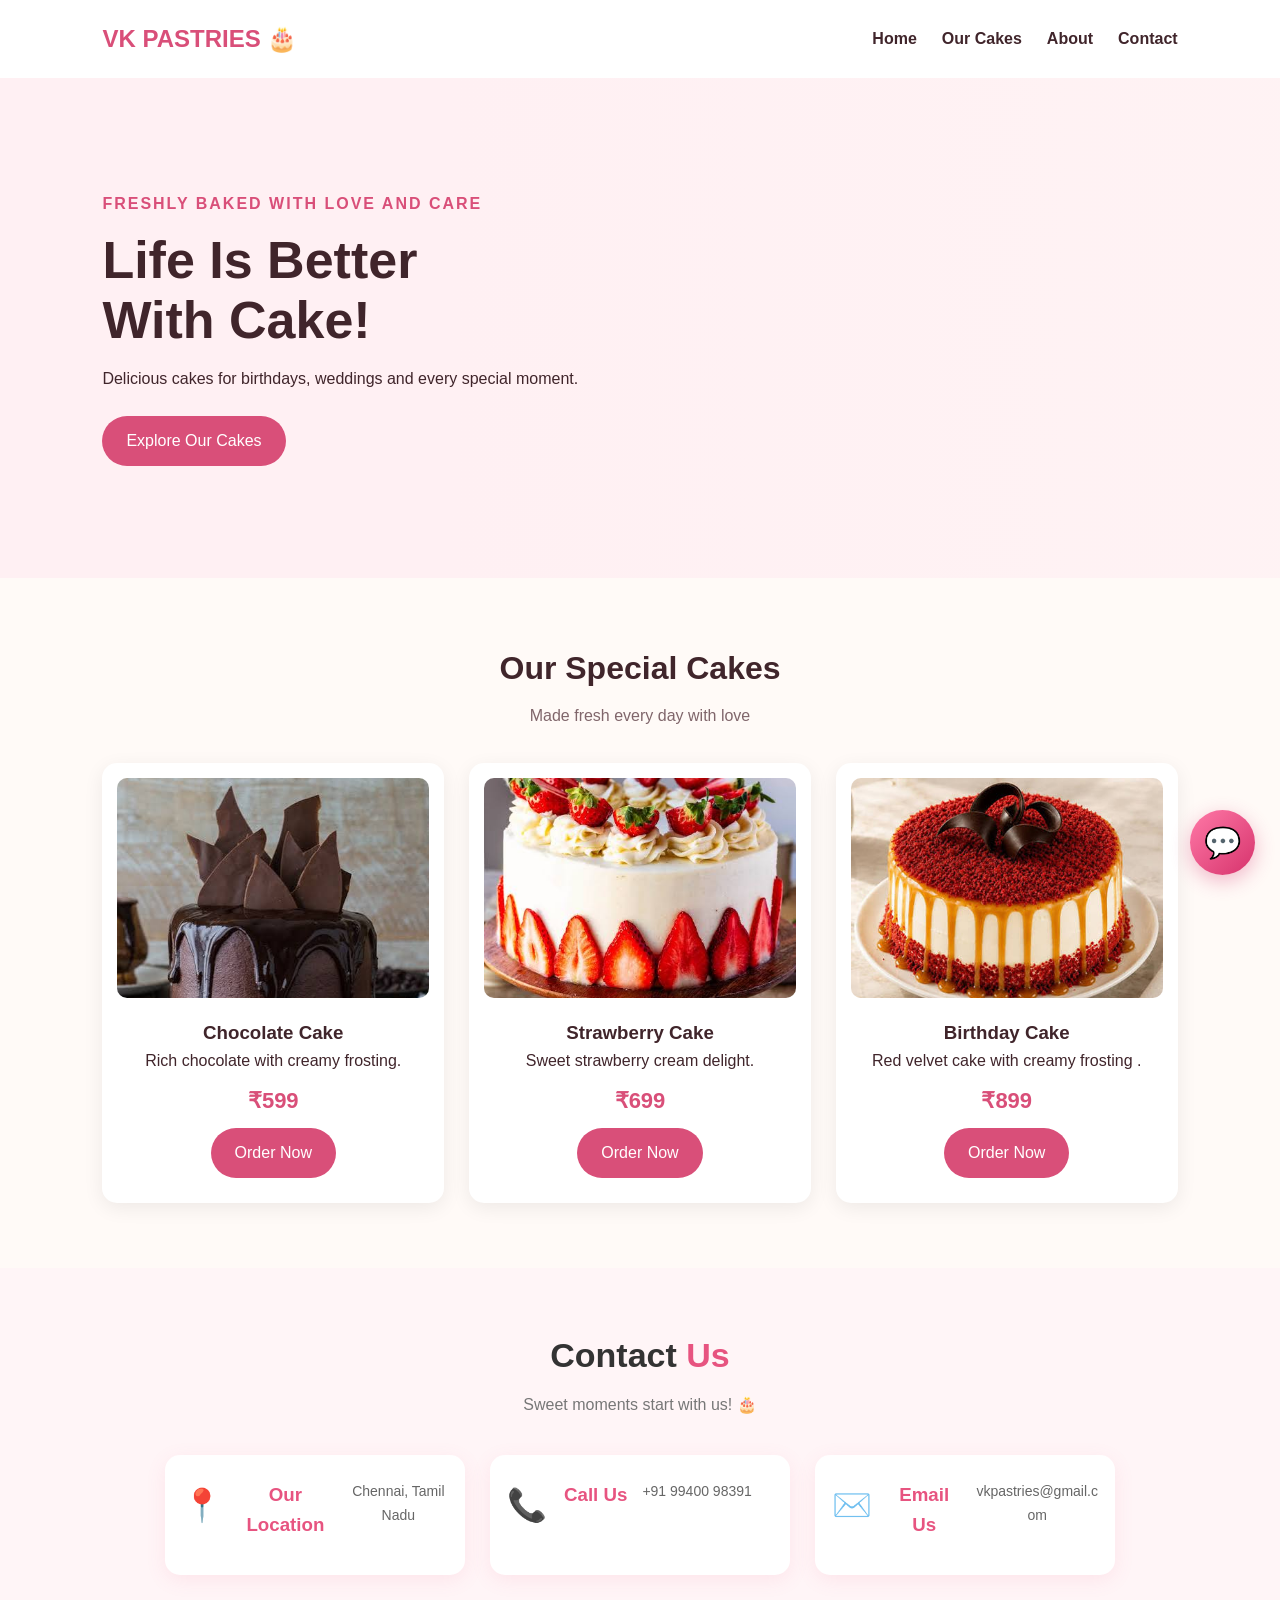
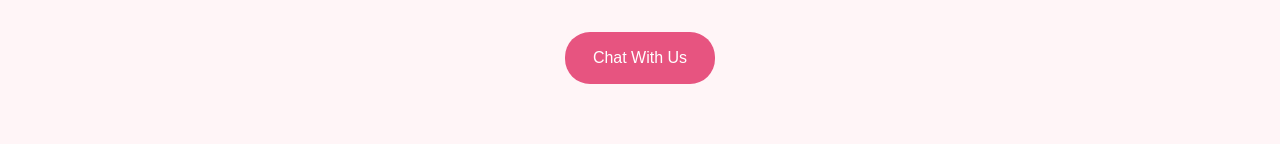
<file: project 1/index.html>
<!DOCTYPE html>
<html lang="en">
<head>
    <meta charset="UTF-8">
    <meta name="viewport" content="width=device-width, initial-scale=1.0">
    <title>VK PASTRIES</title> 
    <link rel="stylesheet" href="./assets/css/cake.css">
</head>
<body>

    <!-- Navigation -->
    <header>
        <nav class="navbar">
            <h2 class="logo"> VK PASTRIES 🎂</h2> 
            <ul>
                <li><a href="index.html">Home</a></li>
                <li><a href="./ourcake.html">Our Cakes</a></li>
                <li><a href="./about.html">About</a></li>
                <li><a href="./contactus.html">Contact</a></li>
            </ul>
        </nav>
    </header>

    <!-- Home Section -->
    <section class="hero" id="home">
        <div class="hero-content">
            <p class="tagline">Freshly Baked With Love and care</p>
            <h1>Life Is Better<br>With Cake!</h1>
            <p>Delicious cakes for birthdays, weddings
               and every special moment.</p>
            <a href="ourcake.html" class="btn">Explore Our Cakes</a>
        </div>
    </section>

    <!-- Cakes Section -->
    <section class="cakes" id="cakes">
        <h2>Our Special Cakes</h2>
        <p class="subtitle">Made fresh every day with love</p>

        <div class="cake-container">

            <div class="cake-card">
                <img src="./assets/images/choco img.jpg"
                     alt="Chocolate birthday cake">
                <h3>Chocolate Cake</h3>
                <p>Rich chocolate with creamy frosting.</p>
                <h4>₹599</h4>
                <a href="./contactus.html" class="order-btn">Order Now</a>
            </div>

            <div class="cake-card">
                <img src="./assets/images/strawberryimages.jpg"
                     alt="Strawberry cream dessert">
                <h3>Strawberry Cake</h3>
                <p>Sweet strawberry cream delight.</p>
                <h4>₹699</h4>
                <a href="./contactus.html" class="order-btn">Order Now</a>
            </div>

            <div class="cake-card">
                <img src="./assets/images/red velvet img.jpg"
                     alt="red velvet cake">
                <h3>Birthday Cake</h3>
                <p>Red velvet cake with creamy frosting .</p>
                <h4>₹899</h4>
                <a href="./contactus.html" class="order-btn">Order Now</a>
            </div>

        </div>
    </section>

   

    <!-- Contact Section -->
   

<section class="contact" id="contact">
  <h2>Contact <span>Us</span></h2>
  <p class="contact-subtitle">
    Sweet moments start with us! 🎂
  </p>

  <div class="contact-container">
    <div class="contact-item">
      <div class="contact-icon">📍</div>
      <h3>Our Location</h3>
      <p>Chennai, Tamil Nadu</p>
    </div>

    <div class="contact-item">
      <div class="contact-icon">📞</div>
      <h3>Call Us</h3>
      <p>+91 99400 98391</p>
    </div>

    <div class="contact-item">
      <div class="contact-icon">✉️</div>
      <h3>Email Us</h3>
      <p>vkpastries@gmail.com</p>
    </div>
  </div>

  <a class="contact-btn"
     href="https://wa.me/919940098391"
     target="_blank">
    Chat With Us
  </a>
</section>

    

    
    
</section>
<!-- AI Chat Button -->
<button id="chat-toggle" class="chat-toggle"
        aria-label="Open cake assistant">
    💬
</button>

<!-- Chat Window -->
<div class="chat-box" id="chat-box">
    <div class="chat-header">
        <div>
            <h3>🎂 Cake AI Assistant</h3>
            <small>Here to make your day sweeter!</small>
        </div>
        <button id="chat-close" aria-label="Close chat">✕</button>
    </div>

    <div class="chat-messages" id="chat-messages">
        <div class="bot-message">
            Hi! 👋 Welcome to vk pastries!
            <br>How can I help you today?
        </div>
    </div>

    <div class="quick-questions">
        <button onclick="quickAsk('Show me cake prices')">
            Cake prices
        </button>
        <button onclick="quickAsk('Suggest a birthday cake')">
            Birthday cakes
        </button>
    </div>

    <form id="chat-form" class="chat-input">
        <input type="text" id="user-input"
               placeholder="Ask about our cakes..."
               autocomplete="off" required>
        <button type="submit">➤</button>
    </form>
</div>



</body>
</html>
</file>
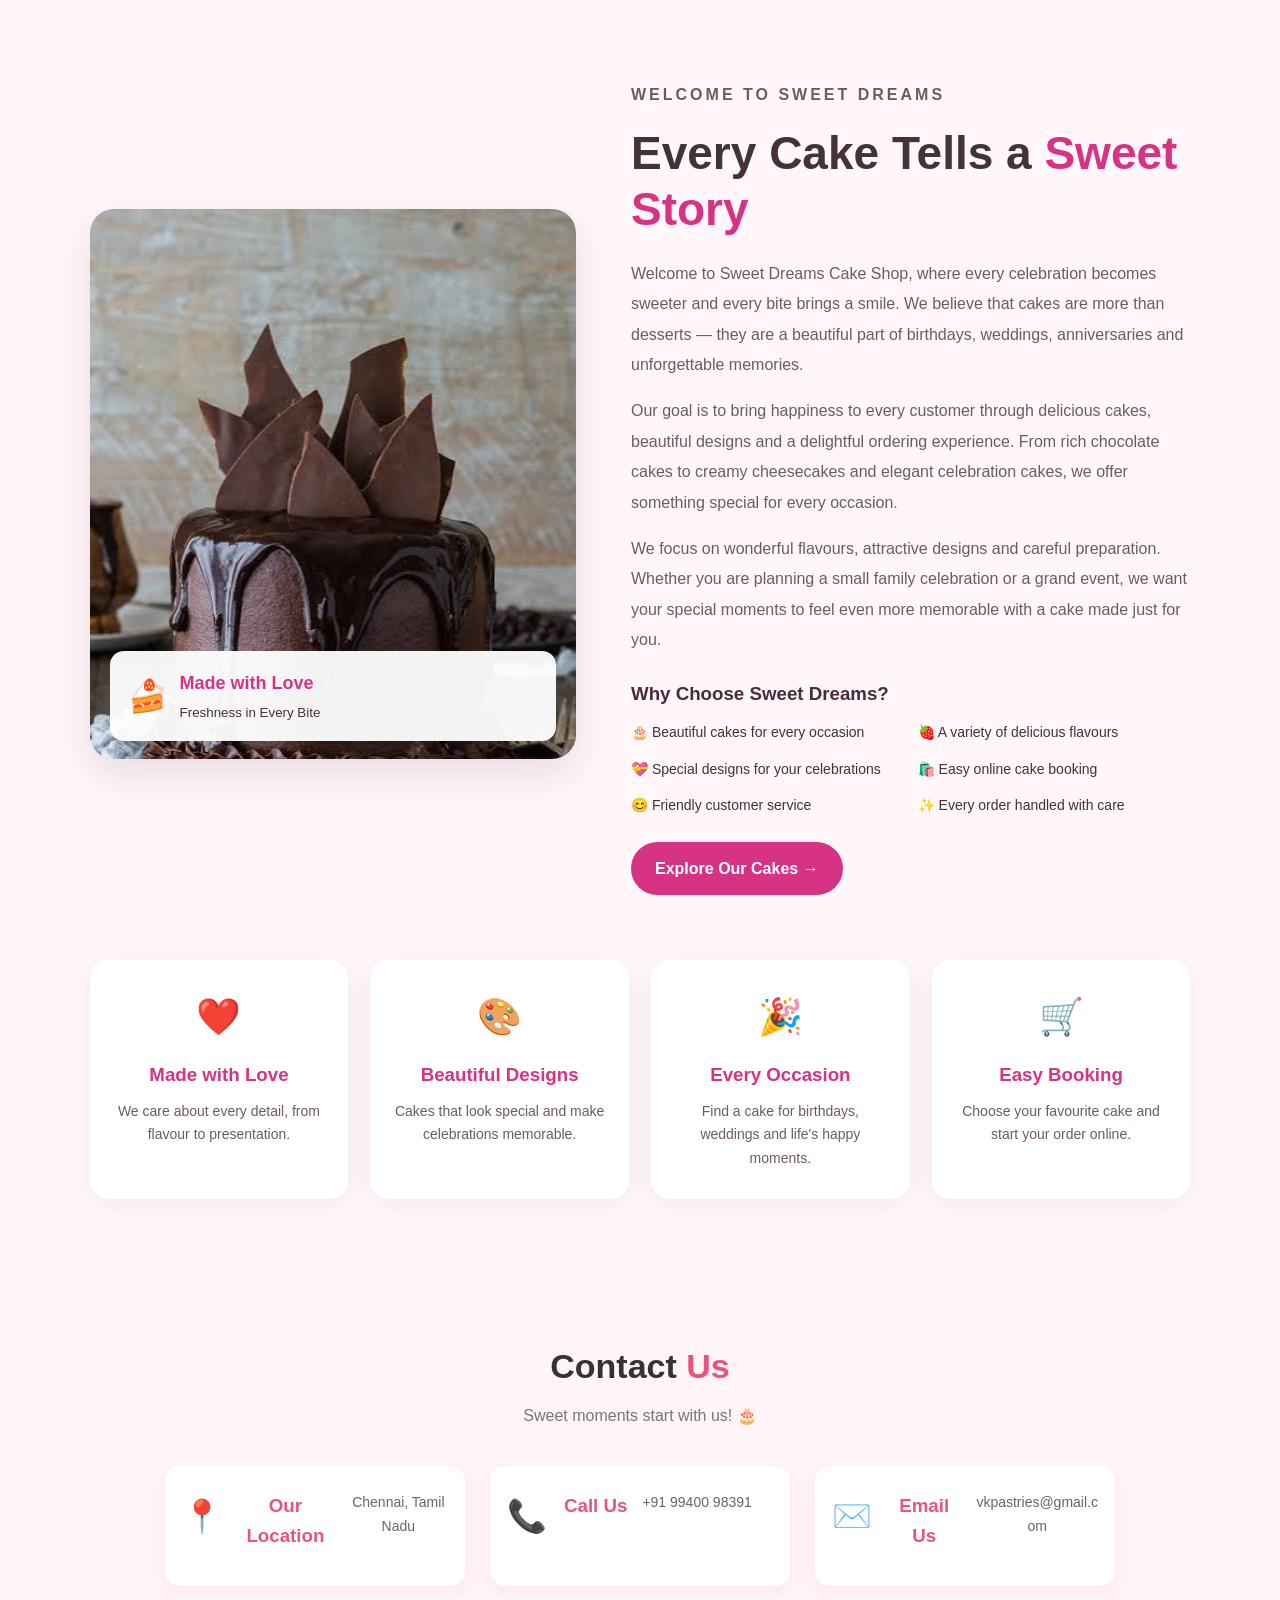
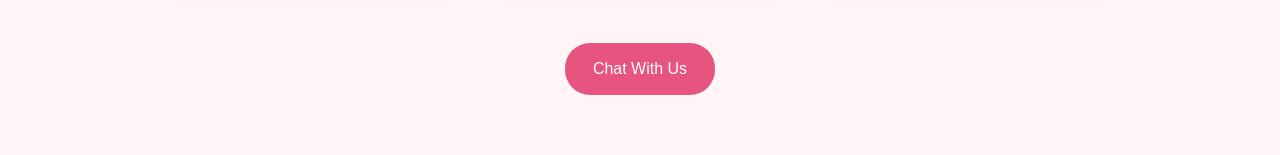
<file: project 1/about.html>
<!DOCTYPE html>
<html lang="en">
<head>
    <meta charset="UTF-8">
    <meta name="viewport" content="width=device-width, initial-scale=1.0">
    <title>Document</title>
    <link rel="stylesheet" href="./assets/css/cake.css">
</head>
<body>
     <!-- About Section -->
     
<section class="about-section" id="about">
  <div class="about-container">

    <div class="about-image">
      <img
        src="./assets/images/choco img.jpg"
        alt="Beautiful freshly baked celebration cake">
      <div class="about-badge">
        <span>🍰</span>
        <strong>Made with Love</strong>
        <small>Freshness in Every Bite</small>
      </div>
    </div>

    <div class="about-content">
      <p class="about-tag">WELCOME TO SWEET DREAMS</p>

      <h2>Every Cake Tells a <span>Sweet Story</span></h2>

      <p>
        Welcome to Sweet Dreams Cake Shop, where every celebration
        becomes sweeter and every bite brings a smile. We believe that
        cakes are more than desserts — they are a beautiful part of
        birthdays, weddings, anniversaries and unforgettable memories.
      </p>

      <p>
        Our goal is to bring happiness to every customer through
        delicious cakes, beautiful designs and a delightful ordering
        experience. From rich chocolate cakes to creamy cheesecakes
        and elegant celebration cakes, we offer something special for
        every occasion.
      </p>

      <p>
        We focus on wonderful flavours, attractive designs and careful
        preparation. Whether you are planning a small family celebration
        or a grand event, we want your special moments to feel even
        more memorable with a cake made just for you.
      </p>

      <h3>Why Choose Sweet Dreams?</h3>

      <ul class="about-features">
        <li>🎂 Beautiful cakes for every occasion</li>
        <li>🍓 A variety of delicious flavours</li>
        <li>💝 Special designs for your celebrations</li>
        <li>🛍️ Easy online cake booking</li>
        <li>😊 Friendly customer service</li>
        <li>✨ Every order handled with care</li>
      </ul>

      <a href="ourcake.html" class="about-btn">Explore Our Cakes →</a>
    </div>

  </div>

  <div class="about-values">
    <div class="value-card">
      <span>❤️</span>
      <h3>Made with Love</h3>
      <p>We care about every detail, from flavour to presentation.</p>
    </div>

    <div class="value-card">
      <span>🎨</span>
      <h3>Beautiful Designs</h3>
      <p>Cakes that look special and make celebrations memorable.</p>
    </div>

    <div class="value-card">
      <span>🎉</span>
      <h3>Every Occasion</h3>
      <p>Find a cake for birthdays, weddings and life's happy moments.</p>
    </div>

    <div class="value-card">
      <span>🛒</span>
      <h3>Easy Booking</h3>
      <p>Choose your favourite cake and start your order online.</p>
    </div>
  </div>
</section>
 <!-- Contact Section -->

<section class="contact" id="contact">
  <h2>Contact <span>Us</span></h2>
  <p class="contact-subtitle">
    Sweet moments start with us! 🎂
  </p>

  <div class="contact-container">
    <div class="contact-item">
      <div class="contact-icon">📍</div>
      <h3>Our Location</h3>
      <p>Chennai, Tamil Nadu</p>
    </div>

    <div class="contact-item">
      <div class="contact-icon">📞</div>
      <h3>Call Us</h3>
      <p>+91 99400 98391</p>
    </div>

    <div class="contact-item">
      <div class="contact-icon">✉️</div>
      <h3>Email Us</h3>
      <p>vkpastries@gmail.com</p>
    </div>
  </div>

  <a class="contact-btn"
     href="https://wa.me/919940098391"
     target="_blank">
    Chat With Us
  </a>
</section>
</body>
</html>
</file>
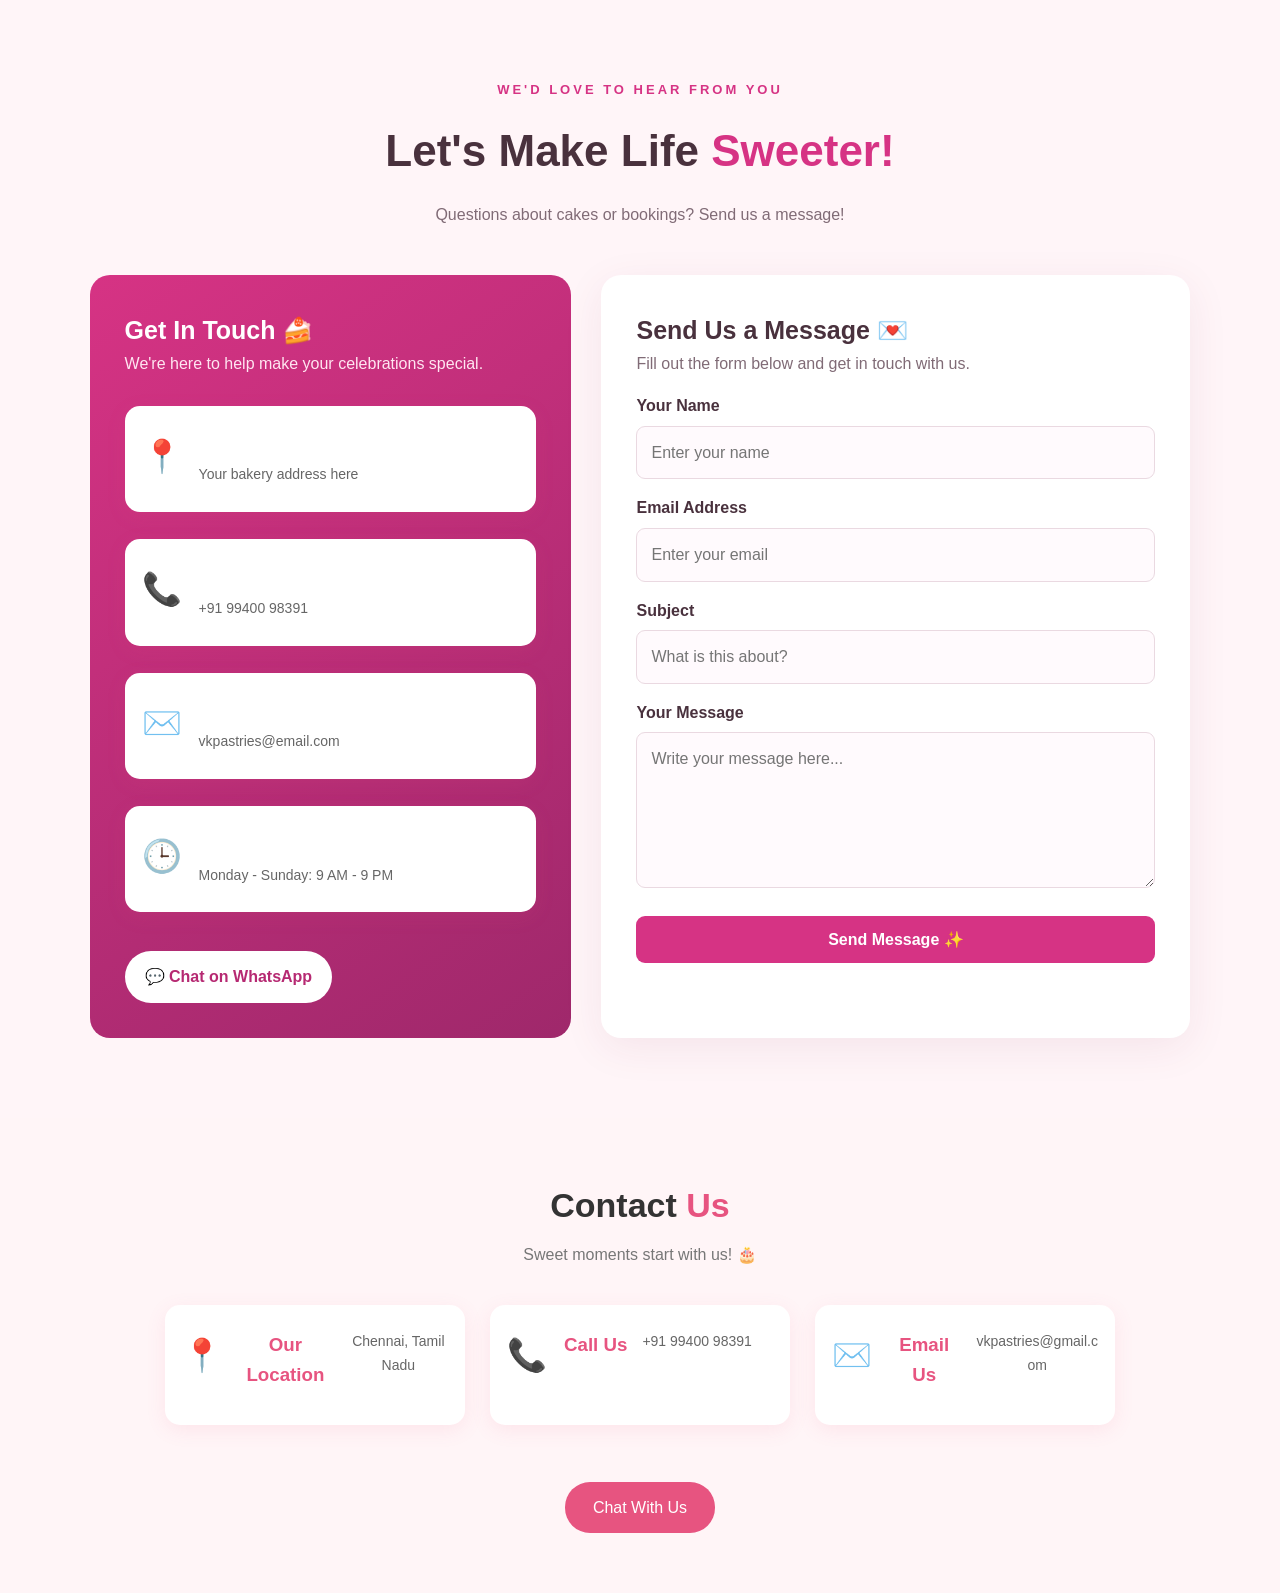
<file: project 1/contactus.html>
<!DOCTYPE html>
<html lang="en">
<head>
    <meta charset="UTF-8">
    <meta name="viewport" content="width=device-width, initial-scale=1.0">
    <title>Document</title>
    <link rel="stylesheet" href="./assets/css/cake.css">
</head>
<body>
   <section class="contact-section" id="contact">
  <div class="contact-heading">
    <p class="contact-tag">WE'D LOVE TO HEAR FROM YOU</p>
    <h2>Let's Make Life <span>Sweeter!</span></h2>
    <p>Questions about cakes or bookings? Send us a message!</p>
  </div>

  <div class="contact-layout">

    <div class="contact-info">
      <h3>Get In Touch 🍰</h3>
      <p>We're here to help make your celebrations special.</p>

      <div class="contact-item">
        <div class="contact-icon">📍</div>
        <div>
          <h4>Our Bakery</h4>
          <p>Your bakery address here</p>
        </div>
      </div>

      <div class="contact-item">
        <div class="contact-icon">📞</div>
        <div>
          <h4>Phone Number</h4>
          <p>+91 99400 98391</p>
        </div>
      </div>

      <div class="contact-item">
        <div class="contact-icon">✉️</div>
        <div>
          <h4>Email Address</h4>
          <p>vkpastries@email.com</p>
        </div>
      </div>

      <div class="contact-item">
        <div class="contact-icon">🕒</div>
        <div>
          <h4>Opening Hours</h4>
          <p>Monday - Sunday: 9 AM - 9 PM</p>
        </div>
      </div>

      <a class="contact-whatsapp"
         href="https://wa.me/919940098391"
         target="_blank"
         rel="noopener noreferrer">
        💬 Chat on WhatsApp
      </a>
    </div>

    <div class="contact-form-box">
      <h3>Send Us a Message 💌</h3>
      <p>Fill out the form below and get in touch with us.</p>

      <form id="contact-form">
        <label for="contact-name">Your Name</label>
        <input id="contact-name" type="text"
               placeholder="Enter your name" required>

        <label for="contact-email">Email Address</label>
        <input id="contact-email" type="email"
               placeholder="Enter your email" required>

        <label for="contact-subject">Subject</label>
        <input id="contact-subject" type="text"
               placeholder="What is this about?" required>

        <label for="contact-message">Your Message</label>
        <textarea id="contact-message"
                  placeholder="Write your message here..."
                  rows="5" required></textarea>

        <button type="submit" class="contact-submit">
          Send Message ✨
        </button>

        <p id="contact-status" aria-live="polite"></p>
      </form>
    </div>

  </div>
</section>

</section>

   <!--contact section-->

<section class="contact" id="contact">
  <h2>Contact <span>Us</span></h2>
  <p class="contact-subtitle">
    Sweet moments start with us! 🎂
  </p>

  <div class="contact-container">
    <div class="contact-item">
      <div class="contact-icon">📍</div>
      <h3>Our Location</h3>
      <p>Chennai, Tamil Nadu</p>
    </div>

    <div class="contact-item">
      <div class="contact-icon">📞</div>
      <h3>Call Us</h3>
      <p>+91 99400 98391</p>
    </div>

    <div class="contact-item">
      <div class="contact-icon">✉️</div>
      <h3>Email Us</h3>
      <p>vkpastries@gmail.com</p>
    </div>
  </div>

  <a class="contact-btn"
     href="https://wa.me/919940098391"
     target="_blank">
    Chat With Us
  </a>
</section>
</body>
</html>
</file>
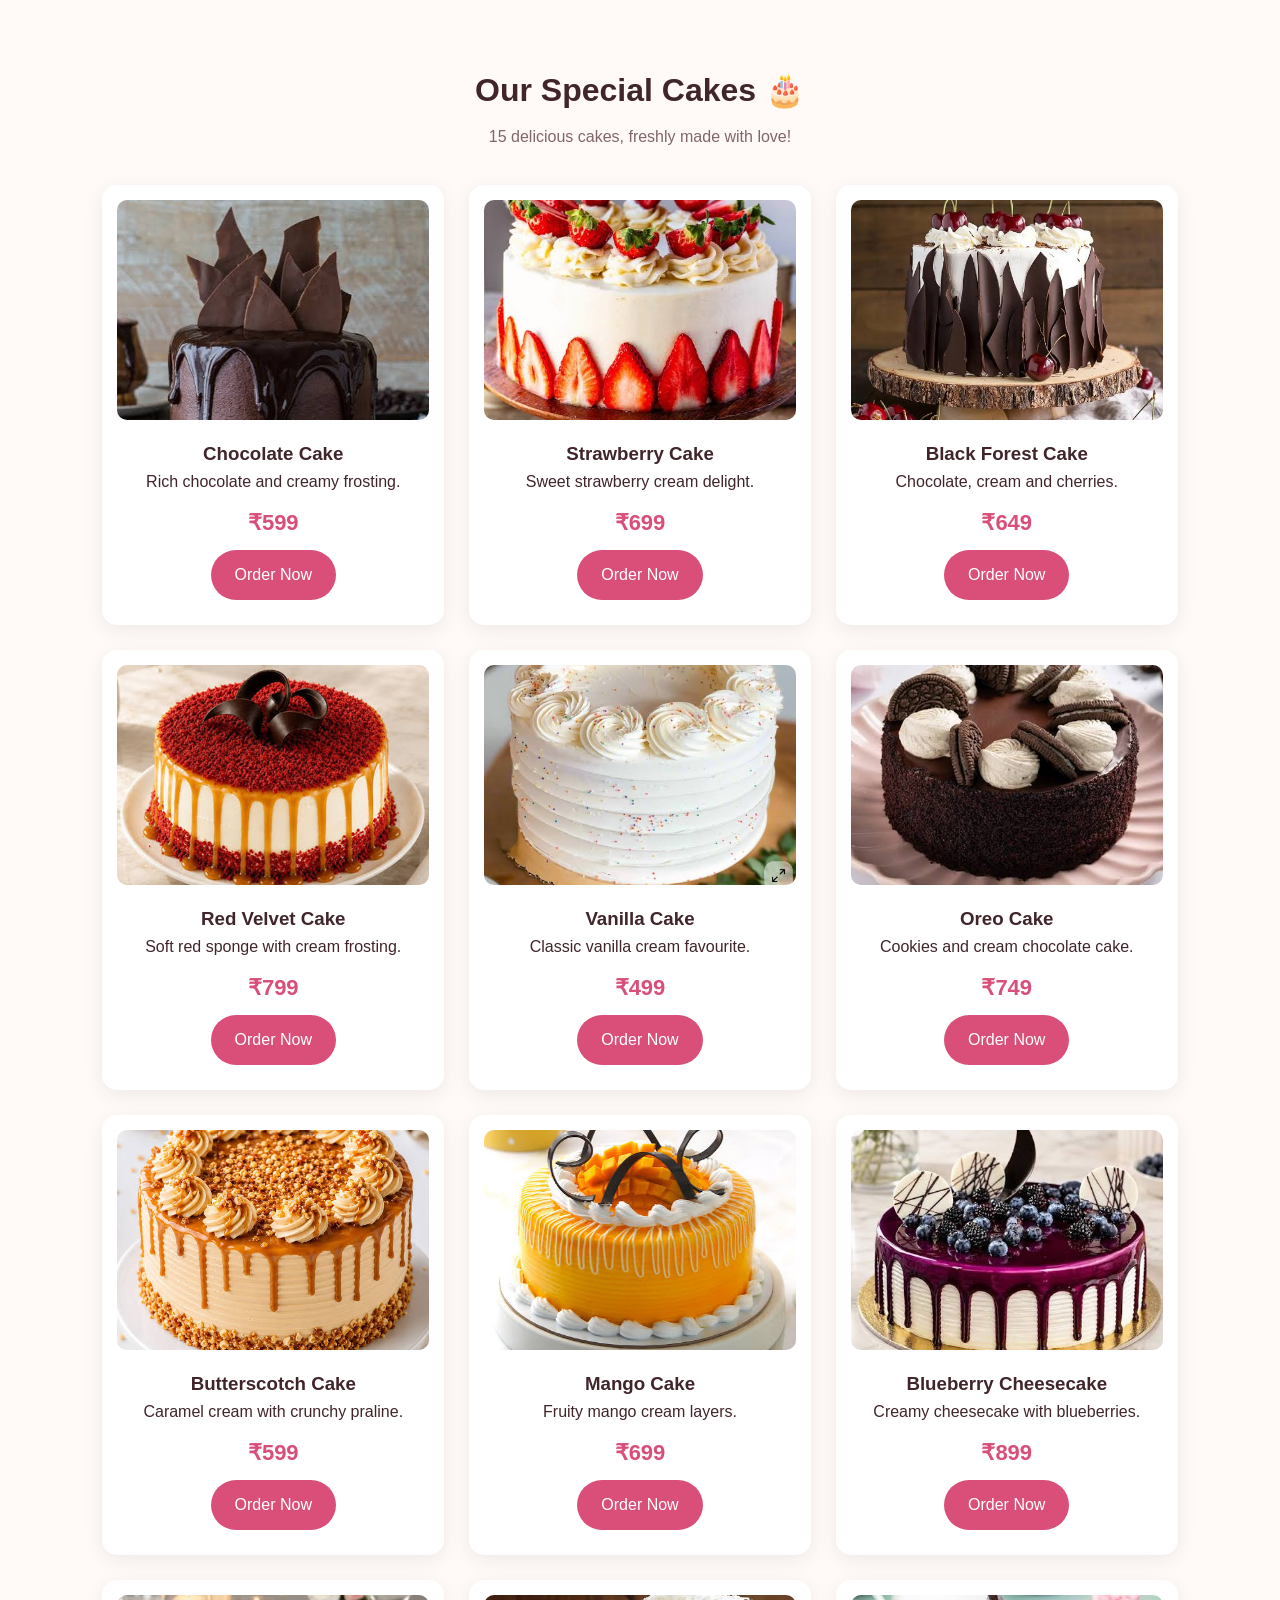
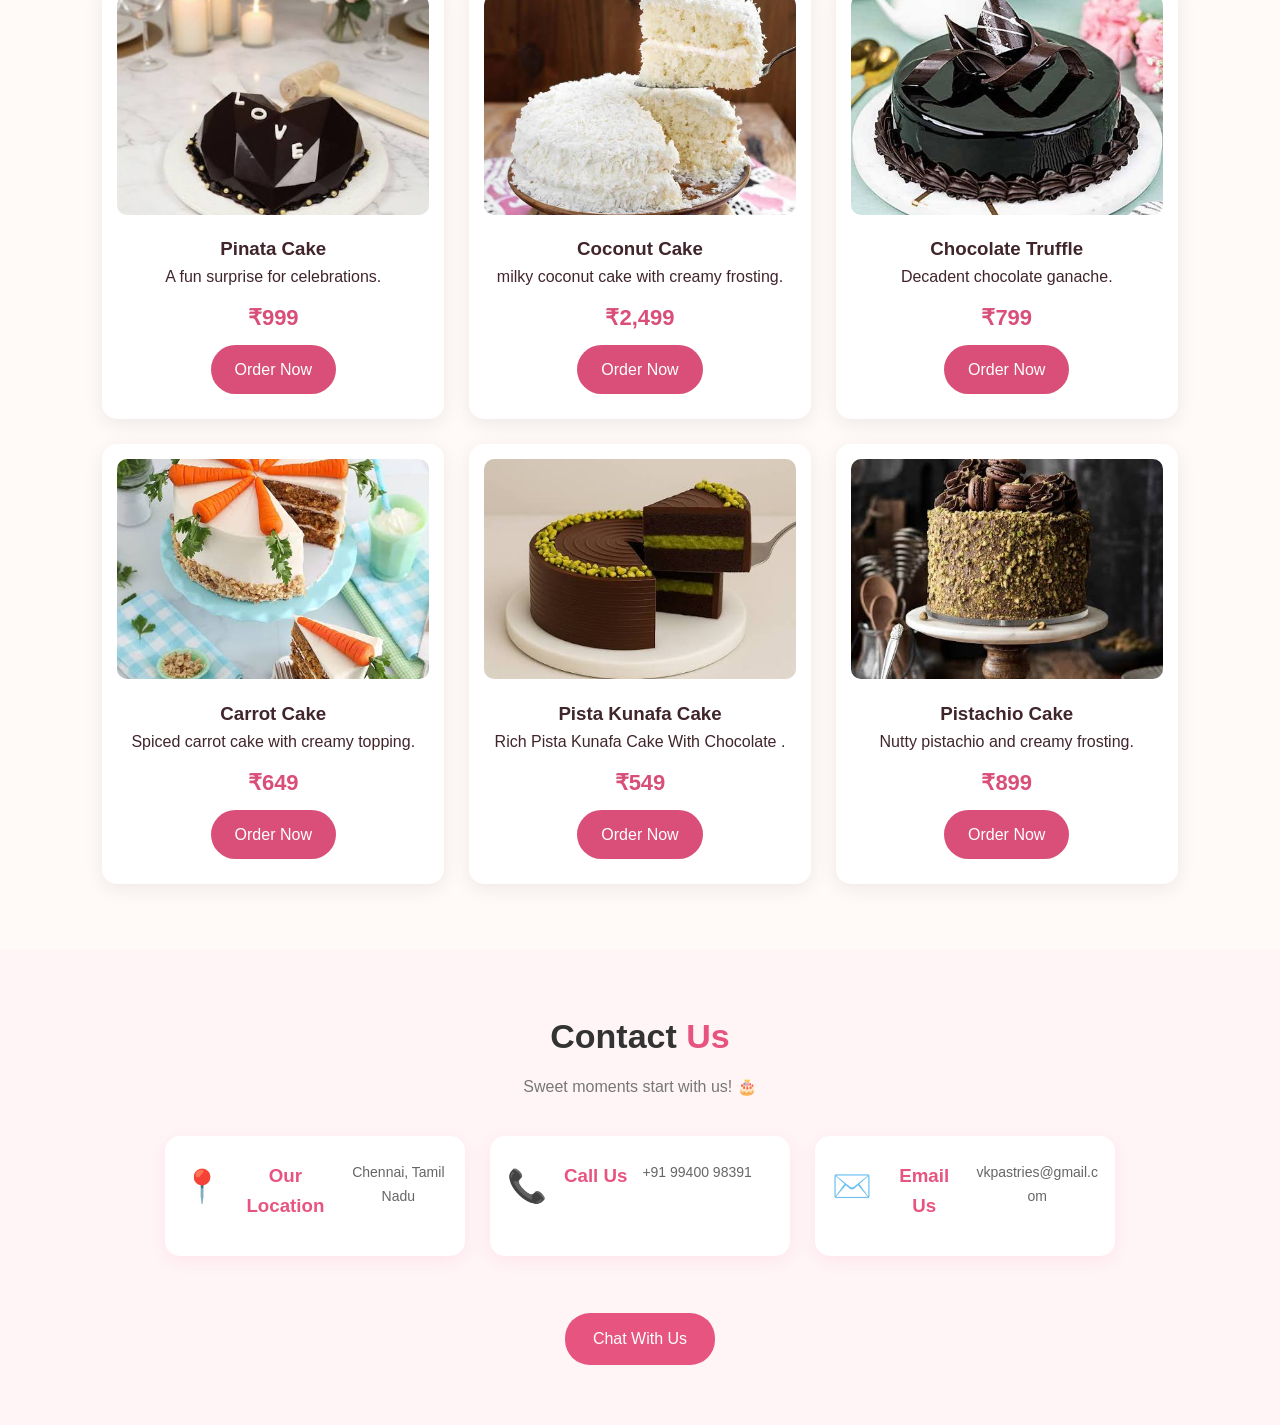
<file: project 1/ourcake.html>
<!DOCTYPE html>
<html lang="en">
<head>
    <meta charset="UTF-8">
    <meta name="viewport" content="width=device-width, initial-scale=1.0">
    <title> VK CAKES </title>
    <link rel="stylesheet" href="./assets/css/cake.css">
</head>
<body>
    <section class="cakes" id="cakes">
    <h2>Our Special Cakes 🎂</h2>
    <p class="subtitle">
        15 delicious cakes, freshly made with love!
    </p>

    <div class="cake-container">

        <div class="cake-card">
            <img src="assets/images/choco img.jpg" alt="chocolate cake">
            <h3>Chocolate Cake</h3>
            <p>Rich chocolate and creamy frosting.</p>
            <h4>₹599</h4>
            <a href="./contactus.html" class="order-btn">Order Now</a>
        </div>

        <div class="cake-card">
            <img src="./assets/images/strawberryimages.jpg" alt="strawberry cake">
            <h3>Strawberry Cake</h3>
            <p>Sweet strawberry cream delight.</p>
            <h4>₹699</h4>
            <a href="./contactus.html" class="order-btn">Order Now</a>
        </div>

        <div class="cake-card">
            <img src="./assets/images/black forest img.jpg" alt="Black forest cake">
            <h3>Black Forest Cake</h3>
            <p>Chocolate, cream and cherries.</p>
            <h4>₹649</h4>
            <a href="./contactus.html" class="order-btn">Order Now</a>
        </div>

        <div class="cake-card">
            <img src="./assets/images/red velvet img.jpg" alt="Red Velvet Cake">
            <h3>Red Velvet Cake</h3>
            <p>Soft red sponge with cream frosting.</p>
            <h4>₹799</h4>
            <a href="./contactus.html" class="order-btn">Order Now</a>
        </div>

        <div class="cake-card">
            <img src="./assets/images/vanila cake.jpg" alt="Vanilla Cake">
            <h3>Vanilla Cake</h3>
            <p>Classic vanilla cream favourite.</p>
            <h4>₹499</h4>
            <a href="./contactus.html" class="order-btn">Order Now</a>
        </div>

        <div class="cake-card">
            <img src="./assets/images/oreo cake img.jpg" alt="Oreo Cake">
            <h3>Oreo Cake</h3>
            <p>Cookies and cream chocolate cake.</p>
            <h4>₹749</h4>
            <a href="./contactus.html" class="order-btn">Order Now</a>
        </div>

        <div class="cake-card">
            <img src="./assets/images/butterscotch cake img.jpg" alt="Butterscotch Cake">
            <h3>Butterscotch Cake</h3>
            <p>Caramel cream with crunchy praline.</p>
            <h4>₹599</h4>
            <a href="./contactus.html" class="order-btn">Order Now</a>
        </div>

        <div class="cake-card">
            <img src="./assets/images/mango cake img.jpg" alt="Mango Cake">
            <h3>Mango Cake</h3>
            <p>Fruity mango cream layers.</p>
            <h4>₹699</h4>
            <a href="./contactus.html" class="order-btn">Order Now</a>
        </div>

        <div class="cake-card">
            <img src="./assets/images/blueberry cake img.jpg" alt="Blueberry Cheesecake">
            <h3>Blueberry Cheesecake</h3>
            <p>Creamy cheesecake with blueberries.</p>
            <h4>₹899</h4>
            <a href="./contactus.html" class="order-btn">Order Now</a>
        </div>

        <div class="cake-card">
            <img src="./assets/images/pinatacake img.jpg" alt="Pinata Cake">
            <h3>Pinata Cake</h3>
            <p>A fun surprise for celebrations.</p>
            <h4>₹999</h4>
            <a href="./contactus.html" class="order-btn">Order Now</a>
        </div>

        <div class="cake-card">
            <img src="./assets/images/coconut img.jpg" alt="Wedding Cake">
            <h3>Coconut Cake</h3>
            <p> milky coconut cake with creamy frosting.</p>
            <h4>₹2,499</h4>
            <a href="./contactus.html" class="order-btn">Order Now</a>
        </div>

        <div class="cake-card">
            <img src="./assets/images/chocotuffle img.jpg" alt="Chocolate Truffle Cake">
            <h3>Chocolate Truffle</h3>
            <p>Decadent chocolate ganache.</p>
            <h4>₹799</h4>
            <a href="./contactus.html" class="order-btn">Order Now</a>
        </div>

        <div class="cake-card">
            <img src="./assets/images/carrotcake img.jpg" alt="Carrot Cake">
            <h3>Carrot Cake</h3>
            <p>Spiced carrot cake with creamy topping.</p>
            <h4>₹649</h4>
            <a href="./contactus.html" class="order-btn">Order Now</a>
        </div>

        <div class="cake-card">
            <img src="./assets/images/kunfa cake img.jpg" alt="Lemon Cake">
            <h3> Pista Kunafa Cake</h3>
            <p>Rich Pista Kunafa Cake With Chocolate .</p>
            <h4>₹549</h4>
            <a href="./contactus.html" class="order-btn">Order Now</a>
        </div>

        <div class="cake-card">
            <img src="assets/images/pistachio img.jpg" alt="Pistachio Cake">
            <h3>Pistachio Cake</h3>
            <p>Nutty pistachio and creamy frosting.</p>
            <h4>₹899</h4>
            <a href="./contactus.html" class="order-btn">Order Now</a>
        </div>

    </div>
</section>

<!--contact section -->

<section class="contact" id="contact">
  <h2>Contact <span>Us</span></h2>
  <p class="contact-subtitle">
    Sweet moments start with us! 🎂
  </p>

  <div class="contact-container">
    <div class="contact-item">
      <div class="contact-icon">📍</div>
      <h3>Our Location</h3>
      <p>Chennai, Tamil Nadu</p>
    </div>

    <div class="contact-item">
      <div class="contact-icon">📞</div>
      <h3>Call Us</h3>
      <p>+91 99400 98391</p>
    </div>

    <div class="contact-item">
      <div class="contact-icon">✉️</div>
      <h3>Email Us</h3>
      <p>vkpastries@gmail.com</p>
    </div>
  </div>

  <a class="contact-btn"
     href="https://wa.me/919940098391"
     target="_blank">
    Chat With Us
  </a>
</section>


</body>
</html>
</file>
<file: project 1/assets/css/cake.css>
/* Basic styles */
* {
    margin: 0;
    padding: 0;
    box-sizing: border-box;
    font-family: Arial, sans-serif;
}

html {
    scroll-behavior: smooth;
}

body {
    background: #fffaf7;
    color: #40252b;
    line-height: 1.6;
}

/* Navigation */
.navbar {
    display: flex;
    justify-content: space-between;
    align-items: center;
    padding: 20px 8%;
    background: #fff;
}

.logo {
    color: #d94f79;
}

.navbar ul {
    display: flex;
    gap: 25px;
    list-style: none;
}

.navbar a {
    text-decoration: none;
    color: #40252b;
    font-weight: bold;
}

.navbar a:hover {
    color: #d94f79;
}

/* Hero section */
.hero {
    min-height: 500px;
    display: flex;
    align-items: center;
    padding: 60px 8%;
    background:
      linear-gradient(90deg, #fff0f3 35%, #fff0f3bb 100%),
      url("https://images.unsplash.com/photo-1578985545062-69928b1d9587?auto=format&fit=crop&w=1600&q=80")
      center/cover;
}

.hero-content {
    max-width: 520px;
}

.tagline {
    color: #d94f79;
    font-weight: bold;
    letter-spacing: 2px;
    text-transform: uppercase;
}

.hero h1 {
    font-size: 52px;
    line-height: 1.15;
    margin: 15px 0;
}

.hero-content > p:not(.tagline) {
    margin-bottom: 25px;
}

.btn,
.order-btn {
    display: inline-block;
    background: #d94f79;
    color: white;
    text-decoration: none;
    padding: 12px 24px;
    border-radius: 25px;
    transition: 0.3s;
}

.btn:hover,
.order-btn:hover {
    background: #a92f58;
    transform: translateY(-2px);
}

/* Cakes section */
.cakes {
    padding: 65px 8%;
    text-align: center;
}

.cakes h2,
.about h2,
.contact h2 {
    font-size: 32px;
    margin-bottom: 8px;
}

.subtitle {
    color: #80666b;
    margin-bottom: 35px;
}

.cake-container {
    display: grid;
    grid-template-columns: repeat(3, 1fr);
    gap: 25px;
    margin-top: 30px;
}

.cake-card {
    background: white;
    padding: 15px;
    border-radius: 15px;
    box-shadow: 0 5px 20px #00000012;
    transition: 0.3s;
}

.cake-card:hover {
    transform: translateY(-8px);
    box-shadow: 0 10px 25px #00000020;
}

.cake-card img {
    width: 100%;
    height: 220px;
    object-fit: cover;
    border-radius: 10px;
}

.cake-card h3 {
    margin-top: 12px;
}

.cake-card h4 {
    color: #d94f79;
    font-size: 22px;
    margin: 10px 0;
}

.order-btn {
    margin-bottom: 10px;
}

/* About section */
.about {
    background: #ffe8ee;
    padding: 60px 12%;
    text-align: center;
}

.about p {
    max-width: 700px;
    margin: 15px auto 0;
}


/* Contact section */
.contact {
    text-align: center;
    padding: 60px 20px;
}

.contact p {
    margin: 10px 0;
}

.contact .btn {
    margin-top: 15px;
}

/* Footer */
footer {
    background: #40252b;
    color: white;
    text-align: center;
    padding: 20px;
}

/* Mobile responsive design */
@media (max-width: 768px) {
    .navbar {
        flex-direction: column;
        gap: 15px;
    }

    .navbar ul {
        flex-wrap: wrap;
        justify-content: center;
        gap: 15px;
    }

    .hero {
        min-height: 420px;
        padding: 40px 7%;
        background-position: center;
    }

    .hero h1 {
        font-size: 38px;
    }

    .cake-container {
        grid-template-columns: 1fr;
    }

    .cake-card img {
        height: 250px;
    }
}
 /* ===== AI CHAT BUTTON ===== */
.chat-toggle {
    position: fixed;
    right: 25px;
    bottom: 25px;
    width: 65px;
    height: 65px;
    border: none;
    border-radius: 50%;
    background: linear-gradient(135deg, #ff79a7, #d6336c);
    color: white;
    font-size: 30px;
    cursor: pointer;
    box-shadow: 0 6px 20px #d6336c55;
    z-index: 9999;
    transition: 0.3s;
}

    .chat-toggle:hover {
    transform: scale(1.08);
}

/* ===== CHAT WINDOW ===== */
.chat-box {
    display: none;
    position: fixed;
    right: 25px;
    bottom: 105px;
    width: 360px;
    max-width: calc(100vw - 30px);
    height: 500px;
    max-height: calc(100dvh - 130px);
    background: #fff;
    border-radius: 22px;
    overflow: hidden;
    box-shadow: 0 12px 40px #48202c35;
    z-index: 9998;
    flex-direction: column;
    border: 1px solid #ffe0e9;
}

.chat-box.open {
    display: flex;
}

/* ===== CHAT HEADER ===== */
.chat-header {
    background: linear-gradient(135deg, #ff79a7, #d6336c);
    color: white;
    padding: 18px;
    display: flex;
    justify-content: space-between;
    align-items: center;
}

.chat-header h3 {
    font-size: 17px;
    margin: 0 0 5px;
}

.chat-header small {
    color: #fff5f8;
    font-size: 12px;
}

.chat-header button {
    background: #ffffff30;
    border: none;
    color: white;
    font-size: 20px;
    width: 34px;
    height: 34px;
    border-radius: 50%;
    cursor: pointer;
}

/* ===== MESSAGE AREA ===== */
.chat-messages {
    flex: 1;
    display: flex;
    flex-direction: column;
    gap: 8px;
    padding: 18px 14px;
    overflow-y: auto;
    background: #fff8fa;
}

.bot-message,
.user-message {
    padding: 12px 14px;
    border-radius: 16px;
    max-width: 85%;
    font-size: 14px;
    line-height: 1.6;
    overflow-wrap: anywhere;
    box-shadow: 0 2px 6px #00000008;
}

.bot-message {
    align-self: flex-start;
    background: white;
    color: #48202c;
    border: 1px solid #ffe1e9;
    border-bottom-left-radius: 4px;
}

.user-message {
    align-self: flex-end;
    background: #d6336c;
    color: white;
    border-bottom-right-radius: 4px;
}

/* ===== QUICK QUESTION BUTTONS ===== */
.quick-questions {
    display: flex;
    gap: 8px;
    padding: 10px 12px;
    background: white;
    flex-wrap: wrap;
}

.quick-questions button {
    background: #fff0f5;
    color: #c02e61;
    border: 1px solid #ffc5d7;
    border-radius: 20px;
    padding: 8px 11px;
    font-size: 12px;
    cursor: pointer;
    transition: 0.2s;
}

.quick-questions button:hover {
    background: #ffdce8;
}

/* ===== MESSAGE INPUT ===== */
.chat-input {
    display: flex;
    align-items: center;
    gap: 9px;
    padding: 12px;
    background: white;
    border-top: 1px solid #f5e4e9;
}

.chat-input input {
    flex: 1;
    min-width: 0;
    height: 43px;
    padding: 0 14px;
    border: 1px solid #f0cbd7;
    border-radius: 25px;
    outline: none;
    font-size: 13px;
}

.chat-input input:focus {
    border-color: #d6336c;
    box-shadow: 0 0 0 3px #d6336c15;
}

.chat-input button {
    flex-shrink: 0;
    background: #d6336c;
    color: white;
    border: none;
    border-radius: 50%;
    width: 43px;
    height: 43px;
    cursor: pointer;
    font-size: 20px;
}

.chat-input button:hover {
    background: #a92352;
}

/* ===== MOBILE DESIGN ===== */
@media (max-width: 480px) {
    .chat-box {
        right: 12px;
        bottom: 88px;
        width: calc(100vw - 24px);
        height: min(500px, calc(100dvh - 110px));
    }

    .chat-toggle {
        right: 16px;
        bottom: 16px;
        width: 58px;
        height: 58px;
    }
}
/* Booking Modal */
.booking-modal {
    display: flex;
    position: absolute;
    z-index: 1000;
    left: 0;
    top: 0;
    width: 100%;
    height: 100%;
    background-image: url(./cake.jpg);
    background-size: cover;
    position: center;
    justify-content: center;
    align-items: center;
    padding: 15px;
    box-sizing: border-box;
}

/* Booking Container */
.booking-container {
    background: #fff;
    width: 100%;
    max-width: 450px;
    padding: 30px;
    border-radius: 15px;
    position: relative;
    box-shadow: 0 5px 25px rgba(107, 106, 107, 0.925);
    box-sizing: border-box;
}

/* Heading */
.booking-container h2 {
    text-align: center;
    color: #d63384;
    margin-bottom: 25px;
    font-size: 24px;
}

/* Close Button */
.close-btn {
    position: absolute;
    top: 12px;
    right: 15px;
    border: none;
    background: none;
    font-size: 25px;
    cursor: pointer;
    color: #020202;
}

.close-btn:hover {
    color: red;
}

/* Labels */
.booking-container label {
    display: flex;
    margin: 12px 0 6px;
    font-weight: bold;
    color: #080808;
}

/* Input Fields */
.booking-container input,
.booking-container select,
.booking-container textarea {
    width: 100%;
    padding: 12px;
    border: 1px solid #ddd;
    border-radius: 8px;
    outline: none;
    font-size: 15px;
    box-sizing: border-box;
    margin-bottom: 10px;
}

.booking-container input:focus,
.booking-container textarea:focus {
    border-color: #d63384;
}

/* Submit Button */
.booking-container button[type="submit"] {
    width: 100%;
    padding: 14px;
    background: #d63384;
    color: white;
    border: none;
    border-radius: 8px;
    font-size: 16px;
    font-weight: bold;
    cursor: pointer;
    margin-top: 15px;
}

.booking-container button[type="submit"]:hover {
    background: #ad2166;
}

/* Mobile Responsive */
@media (max-width: 480px) {
    .booking-container {
        padding: 22px;
    }

    .booking-container h2 {
        font-size: 21px;
    }
}

/* ABOUT SECTION */
.about-section {
  padding: 80px 7%;
  background: #fff7fa;
  color: #44313a;
}

.about-container {
  display: grid;
  grid-template-columns: 1fr 1.15fr;
  align-items: center;
  gap: 55px;
  max-width: 1200px;
  margin: auto;
}

.about-image {
  position: relative;
}

.about-image img {
  width: 100%;
  height: 550px;
  object-fit: cover;
  border-radius: 24px;
  box-shadow: 0 15px 40px rgba(100, 30, 60, 0.13);
}

.about-badge {
  position: absolute;
  bottom: 25px;
  left: 20px;
  right: 20px;
  padding: 18px;
  background: rgba(255, 255, 255, 0.95);
  border-radius: 14px;
  display: grid;
  grid-template-columns: auto 1fr;
  column-gap: 12px;
  align-items: center;
}

.about-badge span {
  grid-row: span 2;
  font-size: 32px;
}

.about-badge strong {
  color: #d63384;
  font-size: 18px;
}

.about-badge small {
  margin-top: 4px;
}

.about-tag {
  color: #d63384;
  font-size: 13px;
  font-weight: bold;
  letter-spacing: 3px;
}

.about-content h2 {
  font-size: clamp(32px, 4vw, 46px);
  line-height: 1.2;
  margin: 15px 0 22px;
}

.about-content h2 span {
  color: #d63384;
}

.about-content p {
  font-size: 16px;
  line-height: 1.9;
  color: #6d5b63;
  margin-bottom: 16px;
}

.about-content h3 {
  margin: 24px 0 12px;
  color: #492b3a;
}

.about-features {
  list-style: none;
  padding: 0;
  display: grid;
  grid-template-columns: 1fr 1fr;
  gap: 14px;
}

.about-features li {
  font-size: 14px;
  line-height: 1.6;
}

.about-btn {
  display: inline-block;
  margin-top: 25px;
  padding: 14px 24px;
  background: #d63384;
  color: white;
  text-decoration: none;
  border-radius: 30px;
  font-weight: bold;
  transition: 0.3s;
}

.about-btn:hover {
  background: #ad2166;
  transform: translateY(-3px);
}

.about-values {
  max-width: 1200px;
  margin: 65px auto 0;
  display: grid;
  grid-template-columns: repeat(4, 1fr);
  gap: 22px;
}

.value-card {
  background: white;
  padding: 28px 20px;
  text-align: center;
  border-radius: 18px;
  box-shadow: 0 5px 25px rgba(100, 30, 60, 0.07);
}

.value-card span {
  font-size: 36px;
}

.value-card h3 {
  color: #d63384;
  margin: 14px 0 10px;
}

.value-card p {
  color: #6d5b63;
  line-height: 1.7;
  font-size: 14px;
}

/* MOBILE RESPONSIVE */
@media (max-width: 850px) {
  .about-container {
    grid-template-columns: 1fr;
    gap: 35px;
  }

  .about-image img {
    height: 400px;
  }

  .about-values {
    grid-template-columns: repeat(2, 1fr);
  }
}

@media (max-width: 500px) {
  .about-section {
    padding: 50px 5%;
  }

  .about-image img {
    height: 320px;
  }

  .about-features {
    grid-template-columns: 1fr;
  }

  .about-values {
    grid-template-columns: 1fr;
    margin-top: 40px;
  }

  .about-content p {
    font-size: 15px;
  }
}

/* CONTACT SECTION */
.contact-section {
  padding: 80px 7%;
  background: #fff5f8;
  color: #49313d;
}

.contact-heading {
  text-align: center;
  max-width: 700px;
  margin: 0 auto 45px;
}

.contact-tag {
  color: #d63384;
  font-size: 13px;
  font-weight: bold;
  letter-spacing: 3px;
}

.contact-heading h2 {
  font-size: clamp(30px, 4vw, 44px);
  margin: 15px 0;
}

.contact-heading h2 span {
  color: #d63384;
}

.contact-heading > p:last-child {
  color: #806b76;
  line-height: 1.8;
}

.contact-layout {
  max-width: 1150px;
  margin: auto;
  display: grid;
  grid-template-columns: 0.9fr 1.1fr;
  gap: 30px;
  align-items: stretch;
}

.contact-info {
  background: linear-gradient(145deg, #d63384, #9f286b);
  color: white;
  padding: 35px;
  border-radius: 20px;
}

.contact-info h3,
.contact-form-box h3 {
  font-size: 25px;
  margin-top: 0;
}

.contact-info > p {
  line-height: 1.8;
  color: #ffe6f1;
}

.contact-item {
  display: flex;
  align-items: flex-start;
  gap: 15px;
  margin: 27px 0;
}

.contact-icon {
  min-width: 44px;
  height: 44px;
  background: rgba(255, 255, 255, 0.17);
  border-radius: 12px;
  display: grid;
  place-items: center;
  font-size: 22px;
}

.contact-item h4 {
  margin: 0 0 7px;
}

.contact-item p {
  margin: 0;
  color: #ffe6f1;
  line-height: 1.7;
  overflow-wrap: anywhere;
}

.contact-whatsapp {
  display: inline-block;
  margin-top: 12px;
  background: white;
  color: #b62972;
  padding: 13px 20px;
  border-radius: 30px;
  text-decoration: none;
  font-weight: bold;
}

.contact-form-box {
  background: white;
  padding: 35px;
  border-radius: 20px;
  box-shadow: 0 10px 40px rgba(130, 40, 80, 0.08);
}

.contact-form-box > p {
  color: #806b76;
  line-height: 1.7;
}

.contact-form-box label {
  display: block;
  margin: 16px 0 7px;
  font-weight: 600;
}

.contact-form-box input,
.contact-form-box textarea {
  width: 100%;
  box-sizing: border-box;
  padding: 13px 14px;
  border: 1px solid #ead9e1;
  border-radius: 9px;
  background: #fffafd;
  font: inherit;
  outline: none;
}

.contact-form-box input:focus,
.contact-form-box textarea:focus {
  border-color: #d63384;
  box-shadow: 0 0 0 3px rgba(214, 51, 132, 0.1);
}

.contact-form-box textarea {
  resize: vertical;
}

.contact-submit {
  width: 100%;
  padding: 14px;
  margin-top: 20px;
  background: #d63384;
  color: white;
  border: none;
  border-radius: 9px;
  font-size: 16px;
  font-weight: bold;
  cursor: pointer;
  transition: 0.3s;
}

.contact-submit:hover {
  background: #ad2166;
  transform: translateY(-2px);
}

#contact-status {
  overflow-wrap: anywhere;
  line-height: 1.6;
}

@media (max-width: 800px) {
  .contact-section {
    padding: 55px 5%;
  }

  .contact-layout {
    grid-template-columns: 1fr;
  }
}

@media (max-width: 480px) {
  .contact-info,
  .contact-form-box {
    padding: 23px;
  }
}

.contact {
  padding: 60px 20px;
  background: #fff5f7;
  text-align: center;
  font-family: Arial, sans-serif;
}

.contact h2 {
  font-size: 34px;
  color: #333;
  margin-bottom: 10px;
}

.contact h2 span {
  color: #e75480;
}

.contact-subtitle {
  color: #777;
  margin-bottom: 40px;
}

.contact-container {
  max-width: 950px;
  margin: auto;
  display: flex;
  justify-content: center;
  gap: 25px;
  flex-wrap: wrap;
}

.contact-item {
  flex: 1;
  min-width: 200px;
  padding: 25px 15px;
  background: white;
  border-radius: 15px;
  box-shadow: 0 5px 20px #e754801a;
  transition: 0.3s;
}

.contact-item:hover {
  transform: translateY(-6px);
  box-shadow: 0 10px 25px #e7548030;
}

.contact-icon {
  font-size: 32px;
  margin-bottom: 12px;
}

.contact-item h3 {
  color: #e75480;
  margin-bottom: 10px;
}

.contact-item p {
  color: #666;
  font-size: 14px;
  overflow-wrap: anywhere;
}

.contact-btn {
  display: inline-block;
  margin-top: 30px;
  padding: 13px 28px;
  background: #e75480;
  color: white;
  text-decoration: none;
  border-radius: 25px;
  transition: 0.3s;
}

.contact-btn:hover {
  background: #c93b67;
  transform: scale(1.05);
}

@media (max-width: 600px) {
  .contact-container {
    flex-direction: column;
  }
}
</file>
